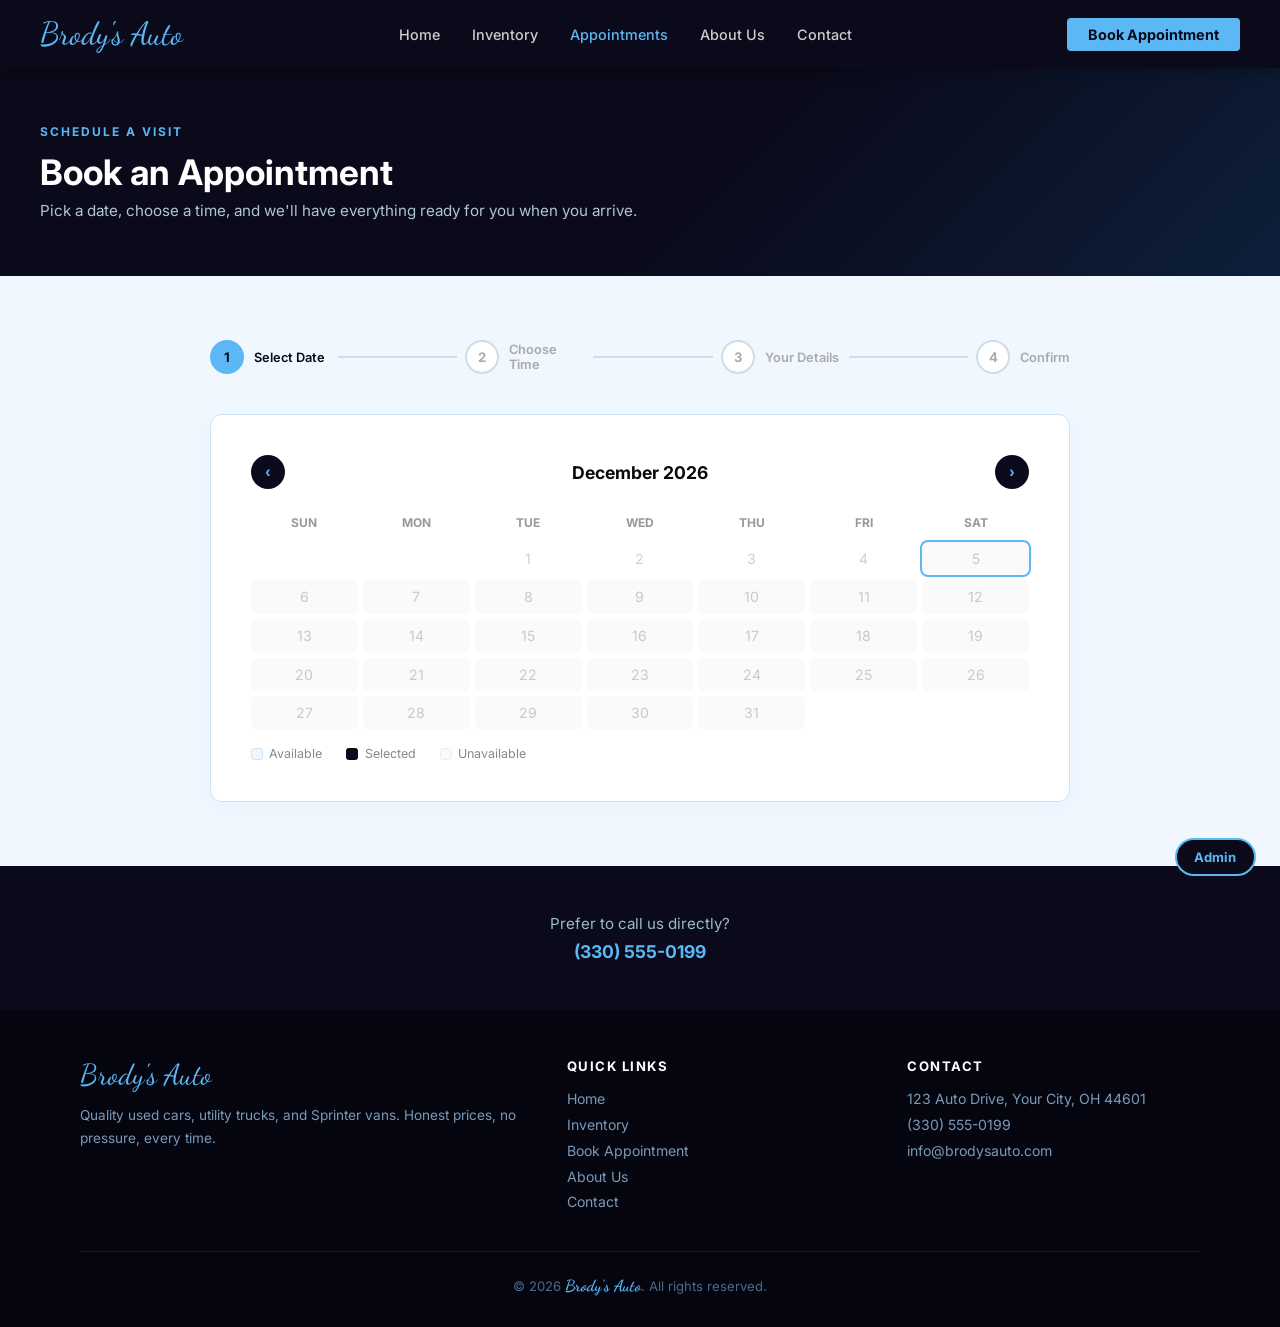
<file: appointment.html>
<!doctype html>
<html lang="en">
  <head>
    <meta charset="UTF-8" />
    <meta name="viewport" content="width=device-width,initial-scale=1.0" />
    <title>Book an Appointment — Brody's Auto</title>
    <link
      href="https://fonts.googleapis.com/css2?family=Dancing+Script:wght@700&family=Inter:wght@400;500;600;700&display=swap"
      rel="stylesheet"
    />
    <style>
      * {
        margin: 0;
        padding: 0;
        box-sizing: border-box;
      }
      body {
        font-family: "Inter", sans-serif;
        color: #0a0a0a;
        background: #fff;
      }
      a {
        text-decoration: none;
        color: inherit;
      }
      :root {
        --blue: #5bb8f5;
        --dark: #0a0a1a;
        --light: #f0f7ff;
        --border: #cde4f7;
      }

      /* NAV */
      nav {
        background: var(--dark);
        padding: 0 2.5rem;
        display: flex;
        align-items: center;
        justify-content: space-between;
        height: 68px;
        position: sticky;
        top: 0;
        z-index: 100;
        box-shadow: 0 2px 12px rgba(0, 0, 0, 0.3);
      }
      .logo {
        font-family: "Dancing Script", cursive;
        color: var(--blue);
        font-size: 2rem;
      }
      .nav-links {
        display: flex;
        gap: 2rem;
      }
      .nav-links a {
        color: #ccc;
        font-size: 0.9rem;
        font-weight: 500;
        transition: color 0.2s;
      }
      .nav-links a:hover,
      .nav-links a.active {
        color: var(--blue);
      }
      .nav-cta {
        background: var(--blue);
        color: var(--dark);
        padding: 0.5rem 1.3rem;
        border-radius: 4px;
        font-weight: 700;
        font-size: 0.9rem;
      }
      .nav-cta:hover {
        background: #3aa0e0;
      }
      .nav-toggle {
        display: none;
        flex-direction: column;
        gap: 5px;
        cursor: pointer;
        background: none;
        border: none;
        padding: 0.25rem;
      }
      .nav-toggle span {
        display: block;
        width: 24px;
        height: 2px;
        background: #fff;
        border-radius: 2px;
      }
      .mobile-menu {
        display: none;
        flex-direction: column;
        background: var(--dark);
        padding: 1rem 2rem 1.5rem;
        gap: 1rem;
        border-top: 1px solid #1a2a3a;
      }
      .mobile-menu a {
        color: #ccc;
        font-size: 0.95rem;
      }
      .mobile-menu a:hover {
        color: var(--blue);
      }

      /* PAGE HEADER */
      .page-header {
        background: linear-gradient(135deg, var(--dark) 55%, #0d1f3a 100%);
        padding: 3.5rem 2.5rem;
        color: #fff;
      }
      .page-eyebrow {
        font-size: 0.75rem;
        font-weight: 700;
        letter-spacing: 2px;
        text-transform: uppercase;
        color: var(--blue);
        margin-bottom: 0.75rem;
      }
      .page-header h1 {
        font-size: 2.2rem;
        font-weight: 700;
        margin-bottom: 0.5rem;
      }
      .page-header p {
        color: #b0c4d8;
        font-size: 0.95rem;
      }

      /* BOOKING WRAPPER */
      .booking-section {
        padding: 4rem 2.5rem;
        background: var(--light);
      }
      .booking-container {
        max-width: 860px;
        margin: 0 auto;
      }

      /* STEPS INDICATOR */
      .steps-bar {
        display: flex;
        align-items: center;
        margin-bottom: 2.5rem;
      }
      .step-item {
        display: flex;
        align-items: center;
        gap: 0.6rem;
        flex: 1;
      }
      .step-item:last-child {
        flex: none;
      }
      .step-circle {
        width: 34px;
        height: 34px;
        border-radius: 50%;
        border: 2px solid #d0dce8;
        background: #fff;
        display: flex;
        align-items: center;
        justify-content: center;
        font-size: 0.82rem;
        font-weight: 700;
        color: #aaa;
        flex-shrink: 0;
        transition: all 0.3s;
      }
      .step-item.active .step-circle {
        border-color: var(--blue);
        background: var(--blue);
        color: var(--dark);
      }
      .step-item.done .step-circle {
        border-color: var(--dark);
        background: var(--dark);
        color: var(--blue);
      }
      .step-label {
        font-size: 0.8rem;
        font-weight: 600;
        color: #aaa;
        transition: color 0.3s;
      }
      .step-item.active .step-label {
        color: var(--dark);
      }
      .step-item.done .step-label {
        color: var(--dark);
      }
      .step-line {
        flex: 1;
        height: 2px;
        background: #d0dce8;
        margin: 0 0.5rem;
        transition: background 0.3s;
      }
      .step-line.done {
        background: var(--dark);
      }

      /* BOOKING CARD */
      .booking-card {
        background: #fff;
        border-radius: 12px;
        border: 1px solid var(--border);
        padding: 2.5rem;
        box-shadow: 0 4px 20px rgba(91, 184, 245, 0.06);
      }

      /* CALENDAR */
      .cal-nav-row {
        display: flex;
        align-items: center;
        justify-content: space-between;
        margin-bottom: 1.25rem;
      }
      .cal-month {
        font-size: 1.1rem;
        font-weight: 700;
      }
      .cal-arrow {
        background: var(--dark);
        color: var(--blue);
        border: none;
        width: 34px;
        height: 34px;
        border-radius: 50%;
        cursor: pointer;
        font-size: 1rem;
        font-weight: 700;
        transition: background 0.2s;
      }
      .cal-arrow:hover {
        background: #1a2a4a;
      }
      .cal-grid {
        display: grid;
        grid-template-columns: repeat(7, 1fr);
        gap: 5px;
      }
      .cal-day-lbl {
        text-align: center;
        font-size: 0.75rem;
        font-weight: 700;
        color: #999;
        padding: 0.4rem 0;
        text-transform: uppercase;
      }
      .cal-day {
        text-align: center;
        padding: 0.55rem 0.2rem;
        border-radius: 6px;
        font-size: 0.88rem;
        cursor: default;
        border: 1.5px solid transparent;
        transition: all 0.15s;
        line-height: 1;
      }
      .cal-day.past {
        color: #d0d0d8;
      }
      .cal-day.unavailable {
        color: #c8c8d0;
        background: #fafafa;
      }
      .cal-day.available {
        color: var(--dark);
        font-weight: 600;
        background: var(--light);
        border-color: var(--border);
        cursor: pointer;
      }
      .cal-day.available:hover {
        background: var(--blue);
        color: var(--dark);
        border-color: var(--blue);
      }
      .cal-day.selected {
        background: var(--dark);
        color: var(--blue);
        border-color: var(--dark);
        font-weight: 700;
      }
      .cal-day.today {
        box-shadow: 0 0 0 2px var(--blue);
      }
      .cal-legend {
        display: flex;
        gap: 1.5rem;
        margin-top: 1rem;
        flex-wrap: wrap;
      }
      .legend-item {
        display: flex;
        align-items: center;
        gap: 0.4rem;
        font-size: 0.78rem;
        color: #888;
      }
      .legend-dot {
        width: 12px;
        height: 12px;
        border-radius: 3px;
      }

      /* TIME SLOTS */
      .time-section h3 {
        font-size: 1rem;
        font-weight: 700;
        margin-bottom: 0.25rem;
      }
      .time-date-sub {
        font-size: 0.88rem;
        color: #888;
        margin-bottom: 1.25rem;
      }
      .time-grid {
        display: grid;
        grid-template-columns: repeat(auto-fill, minmax(110px, 1fr));
        gap: 0.65rem;
      }
      .time-slot {
        padding: 0.6rem 0.5rem;
        text-align: center;
        border: 1.5px solid var(--border);
        border-radius: 6px;
        background: #fff;
        font-size: 0.88rem;
        font-weight: 600;
        cursor: pointer;
        transition: all 0.15s;
        color: var(--dark);
      }
      .time-slot:hover {
        border-color: var(--blue);
        color: var(--blue);
      }
      .time-slot.selected {
        background: var(--dark);
        color: var(--blue);
        border-color: var(--dark);
      }
      .time-slot.booked {
        background: #f8f8f8;
        color: #ccc;
        cursor: not-allowed;
        border-color: #eee;
        text-decoration: line-through;
      }
      .no-slots {
        color: #888;
        font-size: 0.9rem;
        padding: 0.5rem 0;
      }

      /* FORM */
      .form-grid {
        display: grid;
        grid-template-columns: 1fr 1fr;
        gap: 1rem;
        margin-bottom: 1rem;
      }
      .form-group {
        display: flex;
        flex-direction: column;
        gap: 0.35rem;
      }
      .form-group.full {
        grid-column: 1/-1;
      }
      label {
        font-size: 0.82rem;
        font-weight: 600;
        color: #444;
      }
      input,
      select,
      textarea {
        padding: 0.65rem 0.9rem;
        border: 1.5px solid var(--border);
        border-radius: 6px;
        font-size: 0.9rem;
        font-family: "Inter", sans-serif;
        color: var(--dark);
        outline: none;
        transition: border 0.2s;
        background: #fff;
      }
      input:focus,
      select:focus,
      textarea:focus {
        border-color: var(--blue);
      }
      textarea {
        resize: vertical;
        min-height: 90px;
      }

      /* SUMMARY BOX */
      .summary-box {
        background: var(--light);
        border: 1px solid var(--border);
        border-radius: 8px;
        padding: 1.25rem;
        margin-bottom: 1.75rem;
      }
      .summary-box h4 {
        font-size: 0.85rem;
        font-weight: 700;
        color: var(--dark);
        margin-bottom: 0.9rem;
        text-transform: uppercase;
        letter-spacing: 0.5px;
      }
      .summary-row {
        display: flex;
        gap: 0.75rem;
        font-size: 0.88rem;
        margin-bottom: 0.5rem;
      }
      .summary-row:last-child {
        margin-bottom: 0;
      }
      .summary-row .s-label {
        font-weight: 600;
        color: #555;
        min-width: 110px;
        flex-shrink: 0;
      }
      .summary-row .s-val {
        color: var(--dark);
      }

      /* BUTTONS */
      .btn-next {
        background: var(--dark);
        color: var(--blue);
        border: none;
        padding: 0.8rem 2.2rem;
        border-radius: 6px;
        font-weight: 700;
        font-size: 0.95rem;
        cursor: pointer;
        transition: background 0.2s;
        font-family: "Inter", sans-serif;
      }
      .btn-next:hover {
        background: #1a2a4a;
      }
      .btn-back {
        background: none;
        border: none;
        color: #888;
        font-size: 0.88rem;
        cursor: pointer;
        font-family: "Inter", sans-serif;
        margin-left: 1rem;
      }
      .btn-back:hover {
        color: var(--dark);
      }

      /* SUCCESS */
      .success-screen {
        text-align: center;
        padding: 2rem 1rem;
      }
      .success-icon {
        width: 72px;
        height: 72px;
        background: var(--dark);
        border-radius: 50%;
        margin: 0 auto 1.5rem;
        display: flex;
        align-items: center;
        justify-content: center;
      }
      .success-icon svg {
        width: 34px;
        height: 34px;
        stroke: var(--blue);
        fill: none;
        stroke-width: 2.5;
        stroke-linecap: round;
        stroke-linejoin: round;
      }
      .success-screen h3 {
        font-size: 1.5rem;
        font-weight: 700;
        margin-bottom: 0.75rem;
      }
      .success-screen p {
        color: #666;
        font-size: 0.95rem;
        line-height: 1.8;
        max-width: 420px;
        margin: 0 auto 1.75rem;
      }
      .success-detail {
        background: var(--light);
        border: 1px solid var(--border);
        border-radius: 8px;
        padding: 1.25rem;
        max-width: 360px;
        margin: 0 auto 2rem;
        text-align: left;
      }
      .success-detail .summary-row {
        font-size: 0.88rem;
      }
      .btn-book-again {
        background: var(--dark);
        color: var(--blue);
        border: none;
        padding: 0.75rem 2rem;
        border-radius: 6px;
        font-weight: 700;
        cursor: pointer;
        font-size: 0.9rem;
        font-family: "Inter", sans-serif;
      }

      /* CTA STRIP */
      .cta-strip {
        background: var(--dark);
        padding: 3rem 2.5rem;
        text-align: center;
      }
      .cta-strip p {
        color: #9bc;
        font-size: 0.95rem;
        margin-bottom: 0.5rem;
      }
      .cta-strip a {
        color: var(--blue);
        font-weight: 700;
        font-size: 1.1rem;
      }

      /* ADMIN */
      #admin-btn {
        position: fixed;
        bottom: 1.5rem;
        right: 1.5rem;
        background: var(--dark);
        color: var(--blue);
        border: 2px solid var(--blue);
        padding: 0.55rem 1.1rem;
        border-radius: 30px;
        font-size: 0.82rem;
        font-weight: 700;
        cursor: pointer;
        z-index: 999;
        font-family: "Inter", sans-serif;
      }
      #admin-btn:hover {
        background: var(--blue);
        color: var(--dark);
      }
      .modal-overlay {
        display: none;
        position: fixed;
        inset: 0;
        background: rgba(0, 0, 0, 0.75);
        z-index: 1000;
        align-items: center;
        justify-content: center;
      }
      .modal-overlay.open {
        display: flex;
      }
      .modal {
        background: #fff;
        border-radius: 12px;
        width: 92%;
        max-width: 900px;
        max-height: 92vh;
        overflow-y: auto;
        padding: 2rem;
        position: relative;
      }
      .modal-close {
        position: absolute;
        top: 1rem;
        right: 1rem;
        background: none;
        border: none;
        font-size: 1.4rem;
        cursor: pointer;
        color: #888;
      }
      .modal h2 {
        font-size: 1.3rem;
        font-weight: 700;
        margin-bottom: 1.5rem;
      }
      #login-panel {
        text-align: center;
        padding: 1rem 0;
      }
      #login-panel p {
        color: #888;
        font-size: 0.9rem;
        margin-bottom: 1.25rem;
      }
      #pw-input {
        width: 100%;
        max-width: 280px;
        margin: 0 auto 0.75rem;
        display: block;
        padding: 0.6rem 0.9rem;
        border: 1.5px solid var(--border);
        border-radius: 6px;
        font-size: 0.9rem;
        font-family: "Inter", sans-serif;
        outline: none;
      }
      #pw-input:focus {
        border-color: var(--blue);
      }
      #login-btn {
        background: var(--dark);
        color: var(--blue);
        border: none;
        padding: 0.7rem 2rem;
        border-radius: 6px;
        font-weight: 700;
        cursor: pointer;
        font-size: 0.9rem;
        font-family: "Inter", sans-serif;
      }
      #login-error {
        color: red;
        font-size: 0.82rem;
        margin-top: 0.5rem;
        display: none;
      }
      #admin-panel {
        display: none;
      }
      .a-tabs {
        display: flex;
        gap: 0.5rem;
        margin-bottom: 1.5rem;
        border-bottom: 2px solid #eee;
        padding-bottom: 0.5rem;
        flex-wrap: wrap;
      }
      .a-tab {
        padding: 0.4rem 1rem;
        border: none;
        background: none;
        cursor: pointer;
        font-weight: 600;
        font-size: 0.88rem;
        color: #888;
        border-radius: 4px 4px 0 0;
        font-family: "Inter", sans-serif;
      }
      .a-tab.active {
        color: var(--dark);
        background: var(--light);
      }
      .a-content {
        display: none;
      }
      .a-content.active {
        display: block;
      }

      /* SCHEDULE MANAGER */
      .sched-layout {
        display: grid;
        grid-template-columns: 240px 1fr;
        gap: 1.5rem;
      }
      .admin-cal .cal-day {
        font-size: 0.8rem;
        padding: 0.4rem 0.2rem;
      }
      .admin-cal .cal-day.has-slots {
        background: #e0f0ff;
        border-color: var(--blue);
        font-weight: 700;
      }
      .slots-panel h3 {
        font-size: 1rem;
        font-weight: 700;
        margin-bottom: 0.5rem;
      }
      .slots-panel .date-sub {
        font-size: 0.82rem;
        color: #888;
        margin-bottom: 1rem;
      }
      .slots-tags {
        display: flex;
        flex-wrap: wrap;
        gap: 0.5rem;
        margin-bottom: 1rem;
        min-height: 36px;
      }
      .slot-tag {
        display: inline-flex;
        align-items: center;
        gap: 0.35rem;
        background: var(--light);
        border: 1px solid var(--border);
        border-radius: 20px;
        padding: 0.3rem 0.8rem;
        font-size: 0.82rem;
        font-weight: 600;
        color: var(--dark);
      }
      .slot-tag.booked-tag {
        background: #fff0f0;
        border-color: #ffaaaa;
        color: #cc3333;
      }
      .slot-rm {
        background: none;
        border: none;
        cursor: pointer;
        color: #aaa;
        font-size: 0.95rem;
        line-height: 1;
        padding: 0;
      }
      .slot-rm:hover {
        color: red;
      }
      .add-time-row {
        display: flex;
        gap: 0.5rem;
        align-items: center;
        flex-wrap: wrap;
        margin-bottom: 0.75rem;
      }
      .add-time-row input[type="time"] {
        padding: 0.5rem 0.75rem;
        border: 1.5px solid var(--border);
        border-radius: 6px;
        font-size: 0.88rem;
        font-family: "Inter", sans-serif;
        outline: none;
      }
      .add-time-row input[type="time"]:focus {
        border-color: var(--blue);
      }
      .add-slot-btn {
        background: var(--dark);
        color: var(--blue);
        border: none;
        padding: 0.5rem 1rem;
        border-radius: 6px;
        font-weight: 700;
        font-size: 0.82rem;
        cursor: pointer;
        white-space: nowrap;
        font-family: "Inter", sans-serif;
      }
      .add-slot-btn.outline {
        background: #fff;
        color: var(--dark);
        border: 1.5px solid var(--dark);
      }
      .add-slot-btn.outline:hover {
        background: var(--dark);
        color: var(--blue);
      }
      .clear-btn {
        background: #ff4444;
        color: #fff;
        border: none;
        padding: 0.45rem 0.9rem;
        border-radius: 6px;
        font-size: 0.8rem;
        cursor: pointer;
        font-weight: 600;
        font-family: "Inter", sans-serif;
      }
      .no-day {
        color: #888;
        font-size: 0.88rem;
        padding: 0.5rem 0;
      }
      .bulk-row {
        display: flex;
        gap: 0.5rem;
        flex-wrap: wrap;
        margin-bottom: 1rem;
        padding-bottom: 1rem;
        border-bottom: 1px solid #eee;
      }
      .bulk-label {
        font-size: 0.8rem;
        font-weight: 700;
        color: #666;
        width: 100%;
        margin-bottom: 0.25rem;
        text-transform: uppercase;
        letter-spacing: 0.5px;
      }

      /* APPOINTMENTS TABLE */
      .appts-wrap {
        overflow-x: auto;
      }
      .appts-table {
        width: 100%;
        border-collapse: collapse;
        font-size: 0.83rem;
        min-width: 600px;
      }
      .appts-table th {
        background: var(--dark);
        color: var(--blue);
        padding: 0.55rem 0.75rem;
        text-align: left;
        white-space: nowrap;
      }
      .appts-table td {
        padding: 0.5rem 0.75rem;
        border-bottom: 1px solid #eee;
        vertical-align: middle;
      }
      .appts-table tr:hover td {
        background: var(--light);
      }
      .del-btn {
        background: #ff4444;
        color: #fff;
        border: none;
        padding: 0.3rem 0.6rem;
        border-radius: 4px;
        cursor: pointer;
        font-size: 0.78rem;
        font-family: "Inter", sans-serif;
      }
      .status-badge {
        font-size: 0.72rem;
        font-weight: 700;
        padding: 2px 8px;
        border-radius: 10px;
        text-transform: uppercase;
      }
      .status-upcoming {
        background: #e0f0ff;
        color: #0a6fa0;
      }
      .status-past {
        background: #eee;
        color: #888;
      }

      /* FOOTER */
      footer {
        background: #050510;
        color: #9bc;
        padding: 3rem 2.5rem 2rem;
      }
      .footer-inner {
        max-width: 1120px;
        margin: 0 auto;
        display: grid;
        grid-template-columns: 1.5fr 1fr 1fr;
        gap: 3rem;
        margin-bottom: 2rem;
      }
      .footer-brand .logo {
        font-size: 1.8rem;
        margin-bottom: 0.75rem;
      }
      .footer-brand p {
        font-size: 0.85rem;
        color: #7a9ab8;
        line-height: 1.7;
      }
      .footer-col h4 {
        font-size: 0.82rem;
        font-weight: 700;
        letter-spacing: 1.5px;
        text-transform: uppercase;
        color: #fff;
        margin-bottom: 1rem;
      }
      .footer-col a {
        display: block;
        font-size: 0.88rem;
        color: #7a9ab8;
        margin-bottom: 0.55rem;
        transition: color 0.2s;
      }
      .footer-col a:hover {
        color: var(--blue);
      }
      .footer-bottom {
        border-top: 1px solid #0d1f3a;
        padding-top: 1.5rem;
        text-align: center;
        font-size: 0.82rem;
        color: #4a6a88;
        max-width: 1120px;
        margin: 0 auto;
      }
      .footer-bottom strong {
        color: var(--blue);
        font-family: "Dancing Script", cursive;
        font-size: 1rem;
      }

      @media (max-width: 860px) {
        .sched-layout {
          grid-template-columns: 1fr;
        }
        .footer-inner {
          grid-template-columns: 1fr 1fr;
        }
      }
      @media (max-width: 640px) {
        .nav-links,
        .nav-cta {
          display: none;
        }
        .nav-toggle {
          display: flex;
        }
        .booking-card {
          padding: 1.5rem;
        }
        .form-grid {
          grid-template-columns: 1fr;
        }
        .steps-bar .step-label {
          display: none;
        }
        .footer-inner {
          grid-template-columns: 1fr;
        }
      }
    </style>
  </head>
  <body>
    <nav>
      <a href="index.html" class="logo">Brody's Auto</a>
      <div class="nav-links">
        <a href="index.html">Home</a>
        <a href="inventory.html">Inventory</a>

        <a href="appointment.html" class="active">Appointments</a>
        <a href="about.html">About Us</a>
        <a href="contact.html">Contact</a>
      </div>
      <a href="appointment.html" class="nav-cta">Book Appointment</a>
      <button class="nav-toggle" onclick="toggleMenu()" aria-label="Menu">
        <span></span><span></span><span></span>
      </button>
    </nav>
    <div class="mobile-menu" id="mobile-menu">
      <a href="index.html">Home</a>
      <a href="inventory.html">Inventory</a>

      <a href="appointment.html">Appointments</a>
      <a href="about.html">About Us</a>
      <a href="contact.html">Contact</a>
    </div>

    <div class="page-header">
      <div class="page-eyebrow">Schedule a Visit</div>
      <h1>Book an Appointment</h1>
      <p>
        Pick a date, choose a time, and we'll have everything ready for you when
        you arrive.
      </p>
    </div>

    <div class="booking-section">
      <div class="booking-container">
        <!-- STEPS -->
        <div class="steps-bar">
          <div class="step-item active" id="si-1">
            <div class="step-circle">1</div>
            <div class="step-label">Select Date</div>
          </div>
          <div class="step-line" id="sl-1"></div>
          <div class="step-item" id="si-2">
            <div class="step-circle">2</div>
            <div class="step-label">Choose Time</div>
          </div>
          <div class="step-line" id="sl-2"></div>
          <div class="step-item" id="si-3">
            <div class="step-circle">3</div>
            <div class="step-label">Your Details</div>
          </div>
          <div class="step-line" id="sl-3"></div>
          <div class="step-item" id="si-4">
            <div class="step-circle">4</div>
            <div class="step-label">Confirm</div>
          </div>
        </div>

        <div class="booking-card">
          <!-- STEP 1: CALENDAR -->
          <div id="step1">
            <div class="cal-nav-row">
              <button class="cal-arrow" onclick="changeMonth(-1)">
                &#8249;
              </button>
              <div class="cal-month" id="cal-label"></div>
              <button class="cal-arrow" onclick="changeMonth(1)">
                &#8250;
              </button>
            </div>
            <div class="cal-grid" id="cal-grid"></div>
            <div class="cal-legend">
              <div class="legend-item">
                <div
                  class="legend-dot"
                  style="
                    background: var(--light);
                    border: 1.5px solid var(--border);
                  "
                ></div>
                Available
              </div>
              <div class="legend-item">
                <div class="legend-dot" style="background: var(--dark)"></div>
                Selected
              </div>
              <div class="legend-item">
                <div
                  class="legend-dot"
                  style="background: #fafafa; border: 1.5px solid #eee"
                ></div>
                Unavailable
              </div>
            </div>
          </div>

          <!-- STEP 2: TIME -->
          <div id="step2" style="display: none">
            <div class="time-section">
              <h3>Available Times</h3>
              <div class="time-date-sub" id="time-date-label"></div>
              <div class="time-grid" id="time-grid"></div>
            </div>
            <br />
            <button class="btn-back" onclick="goStep(1)">&#8592; Back</button>
          </div>

          <!-- STEP 3: DETAILS -->
          <form
            id="step3"
            name="appointment"
            method="POST"
            data-netlify="true"
            style="display: none"
          >
            <input type="hidden" name="form-name" value="appointment" />
            <input type="hidden" id="h-date" name="date" />
            <input type="hidden" id="h-time" name="time" />
            <h3 style="margin-bottom: 1.5rem; font-size: 1.1rem">
              Your Details
            </h3>
            <div class="form-grid">
              <div class="form-group">
                <label>First Name</label
                ><input
                  id="b-fn"
                  name="first-name"
                  type="text"
                  placeholder="John"
                />
              </div>
              <div class="form-group">
                <label>Last Name</label
                ><input
                  id="b-ln"
                  name="last-name"
                  type="text"
                  placeholder="Smith"
                />
              </div>
              <div class="form-group">
                <label>Phone Number</label
                ><input
                  id="b-ph"
                  name="phone"
                  type="tel"
                  placeholder="(330) 555-0000"
                />
              </div>
              <div class="form-group">
                <label>Email Address</label
                ><input
                  id="b-em"
                  name="email"
                  type="email"
                  placeholder="john@email.com"
                />
              </div>
              <div class="form-group full">
                <label>Appointment Type</label>
                <select id="b-type" name="appointment-type">
                  <option>Test Drive</option>
                  <option>Financing Consultation</option>
                  <option>Vehicle Inspection / Trade-In</option>
                  <option>General Inquiry</option>
                </select>
              </div>
              <div class="form-group full">
                <label
                  >Vehicle of Interest
                  <span style="color: #aaa; font-weight: 400"
                    >(optional)</span
                  ></label
                >
                <input
                  id="b-veh"
                  name="vehicle"
                  type="text"
                  placeholder="e.g. 2021 Ford F-250, Sprinter Van..."
                />
              </div>
              <div class="form-group full">
                <label
                  >Additional Notes
                  <span style="color: #aaa; font-weight: 400"
                    >(optional)</span
                  ></label
                >
                <textarea
                  id="b-notes"
                  name="notes"
                  placeholder="Any questions or special requests?"
                ></textarea>
              </div>
            </div>
            <button type="button" class="btn-next" onclick="goStep(4)">
              Review Appointment &#8594;
            </button>
            <button type="button" class="btn-back" onclick="goStep(2)">
              &#8592; Back
            </button>
          </form>

          <!-- STEP 4: REVIEW -->
          <div id="step4" style="display: none">
            <h3 style="margin-bottom: 1.5rem; font-size: 1.1rem">
              Review Your Appointment
            </h3>
            <div class="summary-box">
              <h4>Appointment Summary</h4>
              <div class="summary-row">
                <span class="s-label">Date</span
                ><span class="s-val" id="cf-date"></span>
              </div>
              <div class="summary-row">
                <span class="s-label">Time</span
                ><span class="s-val" id="cf-time"></span>
              </div>
              <div class="summary-row">
                <span class="s-label">Name</span
                ><span class="s-val" id="cf-name"></span>
              </div>
              <div class="summary-row">
                <span class="s-label">Phone</span
                ><span class="s-val" id="cf-ph"></span>
              </div>
              <div class="summary-row">
                <span class="s-label">Email</span
                ><span class="s-val" id="cf-em"></span>
              </div>
              <div class="summary-row">
                <span class="s-label">Type</span
                ><span class="s-val" id="cf-type"></span>
              </div>
              <div class="summary-row" id="cf-veh-row">
                <span class="s-label">Vehicle</span
                ><span class="s-val" id="cf-veh"></span>
              </div>
            </div>
            <button class="btn-next" onclick="confirmBooking()">
              Confirm Booking
            </button>
            <button class="btn-back" onclick="goStep(3)">&#8592; Back</button>
          </div>

          <!-- SUCCESS -->
          <div id="step-success" style="display: none" class="success-screen">
            <div class="success-icon">
              <svg viewBox="0 0 24 24"><path d="M5 13l4 4L19 7" /></svg>
            </div>
            <h3>You're All Set!</h3>
            <p>
              Thanks <strong id="suc-name"></strong>! Your appointment has been
              booked. We'll see you then — call us at (330) 555-0199 if anything
              changes.
            </p>
            <div class="success-detail">
              <div class="summary-row">
                <span class="s-label">Date</span
                ><span class="s-val" id="suc-date"></span>
              </div>
              <div class="summary-row">
                <span class="s-label">Time</span
                ><span class="s-val" id="suc-time"></span>
              </div>
              <div class="summary-row">
                <span class="s-label">Type</span
                ><span class="s-val" id="suc-type"></span>
              </div>
            </div>
            <button class="btn-book-again" onclick="resetBooking()">
              Book Another Appointment
            </button>
          </div>
        </div>
        <!-- /booking-card -->
      </div>
    </div>

    <!-- CTA STRIP -->
    <div class="cta-strip">
      <p>Prefer to call us directly?</p>
      <a href="tel:3305550199">(330) 555-0199</a>
    </div>

    <!-- FOOTER -->
    <footer>
      <div class="footer-inner">
        <div class="footer-brand">
          <div class="logo">Brody's Auto</div>
          <p>
            Quality used cars, utility trucks, and Sprinter vans. Honest prices,
            no pressure, every time.
          </p>
        </div>
        <div class="footer-col">
          <h4>Quick Links</h4>
          <a href="index.html">Home</a>
          <a href="inventory.html">Inventory</a>

          <a href="appointment.html">Book Appointment</a>
          <a href="about.html">About Us</a>
          <a href="contact.html">Contact</a>
        </div>
        <div class="footer-col">
          <h4>Contact</h4>
          <a href="#">123 Auto Drive, Your City, OH 44601</a>
          <a href="tel:3305550199">(330) 555-0199</a>
          <a href="mailto:info@brodysauto.com">info@brodysauto.com</a>
        </div>
      </div>
      <div class="footer-bottom">
        © 2026 <strong>Brody's Auto</strong>. All rights reserved.
      </div>
    </footer>

    <!-- ADMIN BUTTON -->
    <button id="admin-btn" onclick="openAdmin()">Admin</button>

    <!-- ADMIN MODAL -->
    <div class="modal-overlay" id="modal">
      <div class="modal">
        <button class="modal-close" onclick="closeAdmin()">&#10005;</button>

        <!-- LOGIN -->
        <div id="login-panel">
          <h2>Admin Login</h2>
          <p>Enter your password to manage the appointment calendar</p>
          <input
            type="password"
            id="pw-input"
            placeholder="Password"
            onkeydown="if (event.key === 'Enter') doLogin();"
          />
          <br />
          <button id="login-btn" onclick="doLogin()">Login</button>
          <div id="login-error">Incorrect password. Try again.</div>
        </div>

        <!-- ADMIN PANEL -->
        <div id="admin-panel">
          <h2>Appointment Manager</h2>
          <div class="a-tabs">
            <button class="a-tab active" onclick="aTab('schedule', this)">
              Manage Schedule
            </button>
            <button class="a-tab" onclick="aTab('appts', this)">
              Appointments
            </button>
          </div>

          <!-- SCHEDULE TAB -->
          <div class="a-content active" id="a-schedule">
            <p style="font-size: 0.85rem; color: #666; margin-bottom: 1.25rem">
              Select a date on the calendar, then add the time slots customers
              can book. Only slots you add here will be visible to customers.
            </p>
            <div class="sched-layout">
              <!-- ADMIN CALENDAR -->
              <div class="admin-cal">
                <div class="cal-nav-row" style="margin-bottom: 0.75rem">
                  <button class="cal-arrow" onclick="changeAdminMonth(-1)">
                    &#8249;
                  </button>
                  <div
                    class="cal-month"
                    id="admin-cal-label"
                    style="font-size: 0.9rem"
                  ></div>
                  <button class="cal-arrow" onclick="changeAdminMonth(1)">
                    &#8250;
                  </button>
                </div>
                <div class="cal-grid" id="admin-cal-grid"></div>
              </div>
              <!-- SLOTS PANEL -->
              <div class="slots-panel">
                <div id="slots-content">
                  <p class="no-day">Select a date to manage its time slots.</p>
                </div>
              </div>
            </div>
          </div>

          <!-- APPOINTMENTS TAB -->
          <div class="a-content" id="a-appts">
            <div class="appts-wrap">
              <div id="appts-list"></div>
            </div>
          </div>
        </div>
      </div>
    </div>

    <script>
      const PASS = "brodys2026";
      const MONTHS = [
        "January",
        "February",
        "March",
        "April",
        "May",
        "June",
        "July",
        "August",
        "September",
        "October",
        "November",
        "December",
      ];
      const DAYS_SHORT = ["Sun", "Mon", "Tue", "Wed", "Thu", "Fri", "Sat"];

      // schedule: { "YYYY-MM-DD": { slots: ["9:00 AM",...], booked: ["10:00 AM",...] } }
      let schedule = JSON.parse(localStorage.getItem("ba_sched") || "{}");
      let appointments = JSON.parse(localStorage.getItem("ba_appts") || "[]");
      function saveSched() {
        localStorage.setItem("ba_sched", JSON.stringify(schedule));
      }
      function saveAppts() {
        localStorage.setItem("ba_appts", JSON.stringify(appointments));
      }

      // ── HELPERS ──
      function dateKey(y, m, d) {
        return `${y}-${String(m + 1).padStart(2, "0")}-${String(d).padStart(2, "0")}`;
      }
      function fmtKey(k) {
        const [y, m, d] = k.split("-");
        return new Date(+y, +m - 1, +d).toLocaleDateString("en-US", {
          weekday: "long",
          month: "long",
          day: "numeric",
          year: "numeric",
        });
      }
      function sortSlots(arr) {
        return [...arr].sort((a, b) => {
          const parse = (t) => {
            const [time, ap] = t.split(" ");
            const [h, m] = time.split(":");
            return (
              (ap === "PM" && +h !== 12
                ? +h + 12
                : ap === "AM" && +h === 12
                  ? 0
                  : +h) *
                60 +
              +m
            );
          };
          return parse(a) - parse(b);
        });
      }
      function toLabel(val) {
        // "14:30" -> "2:30 PM"
        const [h, m] = val.split(":");
        const hr = +h;
        const ap = hr >= 12 ? "PM" : "AM";
        const hr12 = hr % 12 || 12;
        return `${hr12}:${m} ${ap}`;
      }

      // ── BOOKING CALENDAR ──
      let bYear,
        bMonth,
        selDate = "",
        selTime = "";
      function initCal() {
        const n = new Date();
        bYear = n.getFullYear();
        bMonth = n.getMonth();
        renderCal();
      }
      function changeMonth(d) {
        bMonth += d;
        if (bMonth > 11) {
          bMonth = 0;
          bYear++;
        }
        if (bMonth < 0) {
          bMonth = 11;
          bYear--;
        }
        renderCal();
      }
      function renderCal() {
        document.getElementById("cal-label").textContent =
          `${MONTHS[bMonth]} ${bYear}`;
        const grid = document.getElementById("cal-grid");
        grid.innerHTML = DAYS_SHORT.map(
          (d) => `<div class="cal-day-lbl">${d}</div>`,
        ).join("");
        const today = new Date();
        today.setHours(0, 0, 0, 0);
        const first = new Date(bYear, bMonth, 1).getDay();
        const days = new Date(bYear, bMonth + 1, 0).getDate();
        for (let i = 0; i < first; i++)
          grid.innerHTML += `<div class="cal-day empty"></div>`;
        for (let d = 1; d <= days; d++) {
          const dt = new Date(bYear, bMonth, d);
          dt.setHours(0, 0, 0, 0);
          const k = dateKey(bYear, bMonth, d);
          const dayData = schedule[k];
          const available = dayData
            ? dayData.slots.filter((s) => !dayData.booked.includes(s))
            : [];
          const isPast = dt < today,
            isSel = k === selDate,
            isToday = dt.getTime() === today.getTime();
          let cls = "cal-day";
          if (isPast) cls += " past";
          else if (available.length) cls += " available";
          else cls += " unavailable";
          if (isSel) cls += " selected";
          if (isToday) cls += " today";
          const click =
            !isPast && available.length ? `onclick="pickDate('${k}')"` : "";
          grid.innerHTML += `<div class="${cls}" ${click}>${d}</div>`;
        }
      }
      function pickDate(k) {
        selDate = k;
        selTime = "";
        renderCal();
        showStep2(k);
      }
      function showStep2(k) {
        goStep(2);
        document.getElementById("time-date-label").textContent = fmtKey(k);
        const d = schedule[k] || { slots: [], booked: [] };
        const avail = d.slots.filter((s) => !d.booked.includes(s));
        const grid = document.getElementById("time-grid");
        if (!avail.length) {
          grid.innerHTML =
            '<p class="no-slots">No times available for this date. Please select another day.</p>';
          return;
        }
        grid.innerHTML = sortSlots(avail)
          .map(
            (s) => `
    <div class="time-slot" onclick="pickTime('${s}',this)">${s}</div>`,
          )
          .join("");
      }
      function pickTime(t, el) {
        selTime = t;
        document
          .querySelectorAll(".time-slot")
          .forEach((x) => x.classList.remove("selected"));
        el.classList.add("selected");
        setTimeout(() => goStep(3), 280);
      }

      // ── STEP NAVIGATION ──
      function goStep(n) {
        if (n === 4) {
          const fn = document.getElementById("b-fn").value.trim(),
            ln = document.getElementById("b-ln").value.trim(),
            ph = document.getElementById("b-ph").value.trim(),
            em = document.getElementById("b-em").value.trim();
          if (!fn || !ln || !ph || !em) {
            alert("Please fill in your name, phone, and email.");
            return;
          }
          document.getElementById("cf-date").textContent = fmtKey(selDate);
          document.getElementById("cf-time").textContent = selTime;
          document.getElementById("cf-name").textContent = `${fn} ${ln}`;
          document.getElementById("cf-ph").textContent = ph;
          document.getElementById("cf-em").textContent = em;
          document.getElementById("cf-type").textContent =
            document.getElementById("b-type").value;
          const veh = document.getElementById("b-veh").value.trim();
          document.getElementById("cf-veh-row").style.display = veh
            ? "flex"
            : "none";
          document.getElementById("cf-veh").textContent = veh;
        }
        ["step1", "step2", "step3", "step4", "step-success"].forEach(
          (id) => (document.getElementById(id).style.display = "none"),
        );
        if (n <= 4) document.getElementById("step" + n).style.display = "block";
        // Update step indicators
        for (let i = 1; i <= 4; i++) {
          const si = document.getElementById("si-" + i);
          si.classList.remove("active", "done");
          if (i === n) si.classList.add("active");
          else if (i < n) si.classList.add("done");
          if (i < 4) {
            const sl = document.getElementById("sl-" + i);
            sl.classList.toggle("done", i < n);
          }
        }
      }

      function confirmBooking() {
        if (!schedule[selDate]) schedule[selDate] = { slots: [], booked: [] };
        if (!schedule[selDate].booked.includes(selTime))
          schedule[selDate].booked.push(selTime);
        const fn = document.getElementById("b-fn").value.trim(),
          ln = document.getElementById("b-ln").value.trim();
        appointments.push({
          id: Date.now(),
          date: selDate,
          time: selTime,
          name: `${fn} ${ln}`,
          phone: document.getElementById("b-ph").value.trim(),
          email: document.getElementById("b-em").value.trim(),
          type: document.getElementById("b-type").value,
          vehicle: document.getElementById("b-veh").value.trim(),
          notes: document.getElementById("b-notes").value.trim(),
          at: new Date().toISOString(),
        });
        saveSched();
        saveAppts();

        // Submit to Netlify Forms (async — don't block the success screen)
        const formEl = document.getElementById("step3");
        document.getElementById("h-date").value = fmtKey(selDate);
        document.getElementById("h-time").value = selTime;
        fetch("/", {
          method: "POST",
          headers: { "Content-Type": "application/x-www-form-urlencoded" },
          body: new URLSearchParams(new FormData(formEl)).toString(),
        }).catch(() => {});

        ["step1", "step2", "step3", "step4"].forEach(
          (id) => (document.getElementById(id).style.display = "none"),
        );
        document.getElementById("step-success").style.display = "block";
        document.getElementById("suc-name").textContent = fn;
        document.getElementById("suc-date").textContent = fmtKey(selDate);
        document.getElementById("suc-time").textContent = selTime;
        document.getElementById("suc-type").textContent =
          document.getElementById("b-type").value;
        for (let i = 1; i <= 4; i++) {
          const si = document.getElementById("si-" + i);
          si.classList.remove("active");
          si.classList.add("done");
        }
      }

      function resetBooking() {
        selDate = "";
        selTime = "";
        ["b-fn", "b-ln", "b-ph", "b-em", "b-veh", "b-notes"].forEach(
          (id) => (document.getElementById(id).value = ""),
        );
        document.getElementById("b-type").selectedIndex = 0;
        document.getElementById("step-success").style.display = "none";
        document.getElementById("step1").style.display = "block";
        for (let i = 1; i <= 4; i++) {
          const si = document.getElementById("si-" + i);
          si.classList.remove("active", "done");
          if (i === 1) si.classList.add("active");
        }
        for (let i = 1; i <= 3; i++)
          document.getElementById("sl-" + i).classList.remove("done");
        renderCal();
      }

      // ── ADMIN CALENDAR ──
      let aYear,
        aMonth,
        aSelDate = "";
      function initAdminCal() {
        const n = new Date();
        aYear = n.getFullYear();
        aMonth = n.getMonth();
        renderAdminCal();
      }
      function changeAdminMonth(d) {
        aMonth += d;
        if (aMonth > 11) {
          aMonth = 0;
          aYear++;
        }
        if (aMonth < 0) {
          aMonth = 11;
          aYear--;
        }
        renderAdminCal();
      }
      function renderAdminCal() {
        document.getElementById("admin-cal-label").textContent =
          `${MONTHS[aMonth].slice(0, 3)} ${aYear}`;
        const grid = document.getElementById("admin-cal-grid");
        grid.innerHTML = DAYS_SHORT.map(
          (d) =>
            `<div class="cal-day-lbl" style="font-size:.7rem">${d[0]}</div>`,
        ).join("");
        const first = new Date(aYear, aMonth, 1).getDay();
        const days = new Date(aYear, aMonth + 1, 0).getDate();
        for (let i = 0; i < first; i++)
          grid.innerHTML += `<div class="cal-day empty"></div>`;
        for (let d = 1; d <= days; d++) {
          const k = dateKey(aYear, aMonth, d);
          const has = schedule[k] && schedule[k].slots.length > 0;
          const isSel = k === aSelDate;
          grid.innerHTML += `<div class="cal-day available ${has ? "has-slots" : ""} ${isSel ? "selected" : ""}" style="cursor:pointer" onclick="aPickDate('${k}')">${d}</div>`;
        }
      }
      function aPickDate(k) {
        aSelDate = k;
        renderAdminCal();
        renderSlotsPanel(k);
      }
      function renderSlotsPanel(k) {
        const d = schedule[k] || { slots: [], booked: [] };
        const panel = document.getElementById("slots-content");
        const sortedSlots = sortSlots(d.slots);
        panel.innerHTML = `
    <h3>${fmtKey(k)}</h3>
    <div class="date-sub">${d.slots.length} slot${d.slots.length !== 1 ? "s" : ""} set &nbsp;·&nbsp; ${d.booked.length} booked</div>
    <div class="slots-tags" id="slots-tags">
      ${
        sortedSlots.length
          ? sortedSlots
              .map((s) => {
                const isB = d.booked.includes(s);
                return `<span class="slot-tag ${isB ? "booked-tag" : ""}">${s}${isB ? " (Booked)" : ""}
          ${isB ? "" : ` <button class="slot-rm" onclick="removeSlot('${k}','${s}')" title="Remove">&#10005;</button>`}
        </span>`;
              })
              .join("")
          : '<span style="color:#aaa;font-size:.82rem">No slots yet.</span>'
      }
    </div>
    <div class="bulk-row">
      <div class="bulk-label">Quick Add</div>
      <button class="add-slot-btn outline" onclick="addPreset('${k}','morning')">Morning (9AM–12PM)</button>
      <button class="add-slot-btn outline" onclick="addPreset('${k}','afternoon')">Afternoon (1PM–5PM)</button>
      <button class="add-slot-btn outline" onclick="addPreset('${k}','full')">Full Day</button>
    </div>
    <div class="add-time-row">
      <input type="time" id="new-time-inp" step="900"/>
      <button class="add-slot-btn" onclick="addCustomSlot('${k}')">Add Time</button>
      ${d.slots.length ? `<button class="clear-btn" onclick="clearDay('${k}')">Clear All</button>` : ""}
    </div>`;
      }
      function addCustomSlot(k) {
        const inp = document.getElementById("new-time-inp");
        if (!inp || !inp.value) {
          alert("Please select a time first.");
          return;
        }
        const label = toLabel(inp.value);
        if (!schedule[k]) schedule[k] = { slots: [], booked: [] };
        if (!schedule[k].slots.includes(label)) schedule[k].slots.push(label);
        saveSched();
        renderSlotsPanel(k);
        renderAdminCal();
        renderCal();
      }
      function addPreset(k, set) {
        const morning = [
          "9:00 AM",
          "9:30 AM",
          "10:00 AM",
          "10:30 AM",
          "11:00 AM",
          "11:30 AM",
          "12:00 PM",
        ];
        const afternoon = [
          "1:00 PM",
          "1:30 PM",
          "2:00 PM",
          "2:30 PM",
          "3:00 PM",
          "3:30 PM",
          "4:00 PM",
          "4:30 PM",
          "5:00 PM",
        ];
        const slots =
          set === "morning"
            ? morning
            : set === "afternoon"
              ? afternoon
              : [...morning, ...afternoon];
        if (!schedule[k]) schedule[k] = { slots: [], booked: [] };
        slots.forEach((s) => {
          if (!schedule[k].slots.includes(s)) schedule[k].slots.push(s);
        });
        saveSched();
        renderSlotsPanel(k);
        renderAdminCal();
        renderCal();
      }
      function removeSlot(k, s) {
        if (schedule[k] && schedule[k].booked.includes(s)) {
          alert("This slot is already booked and cannot be removed.");
          return;
        }
        if (schedule[k])
          schedule[k].slots = schedule[k].slots.filter((x) => x !== s);
        if (schedule[k] && !schedule[k].slots.length) delete schedule[k];
        saveSched();
        renderSlotsPanel(k);
        renderAdminCal();
        renderCal();
      }
      function clearDay(k) {
        if (!confirm("Remove all unbooked slots from this day?")) return;
        if (schedule[k]) {
          schedule[k].slots = schedule[k].slots.filter((s) =>
            schedule[k].booked.includes(s),
          );
          if (!schedule[k].slots.length) delete schedule[k];
        }
        saveSched();
        renderSlotsPanel(k);
        renderAdminCal();
        renderCal();
      }

      // ── APPOINTMENTS LIST ──
      function renderAppts() {
        const el = document.getElementById("appts-list");
        if (!appointments.length) {
          el.innerHTML =
            '<p style="color:#888;font-size:.9rem;padding:.5rem 0">No appointments booked yet.</p>';
          return;
        }
        const today = new Date();
        today.setHours(0, 0, 0, 0);
        const sorted = [...appointments].sort((a, b) =>
          a.date > b.date ? 1 : a.date < b.date ? -1 : 0,
        );
        el.innerHTML = `<table class="appts-table">
    <thead><tr><th>Date</th><th>Time</th><th>Name</th><th>Phone</th><th>Type</th><th>Vehicle</th><th>Status</th><th></th></tr></thead>
    <tbody>${sorted
      .map((a) => {
        const [y, m, d] = a.date.split("-");
        const dt = new Date(+y, +m - 1, +d);
        const past = dt < today;
        return `<tr>
        <td>${fmtKey(a.date)}</td><td>${a.time}</td><td>${a.name}</td><td>${a.phone}</td>
        <td>${a.type}</td><td>${a.vehicle || "—"}</td>
        <td><span class="status-badge ${past ? "status-past" : "status-upcoming"}">${past ? "Past" : "Upcoming"}</span></td>
        <td><button class="del-btn" onclick="delAppt(${a.id})">Cancel</button></td>
      </tr>`;
      })
      .join("")}</tbody></table>`;
      }
      function delAppt(id) {
        const a = appointments.find((x) => x.id === id);
        if (
          !a ||
          !confirm("Cancel this appointment? This will free up the time slot.")
        )
          return;
        if (schedule[a.date] && schedule[a.date].booked.includes(a.time))
          schedule[a.date].booked = schedule[a.date].booked.filter(
            (s) => s !== a.time,
          );
        appointments = appointments.filter((x) => x.id !== id);
        saveSched();
        saveAppts();
        renderAppts();
        renderCal();
      }

      // ── ADMIN MODAL ──
      function openAdmin() {
        document.getElementById("modal").classList.add("open");
        document.getElementById("pw-input").value = "";
        document.getElementById("login-error").style.display = "none";
        document.getElementById("login-panel").style.display = "block";
        document.getElementById("admin-panel").style.display = "none";
      }
      function closeAdmin() {
        document.getElementById("modal").classList.remove("open");
      }
      function doLogin() {
        if (document.getElementById("pw-input").value === PASS) {
          document.getElementById("login-panel").style.display = "none";
          document.getElementById("admin-panel").style.display = "block";
          initAdminCal();
          renderAppts();
        } else document.getElementById("login-error").style.display = "block";
      }
      function aTab(n, btn) {
        document
          .querySelectorAll(".a-tab")
          .forEach((b) => b.classList.remove("active"));
        document
          .querySelectorAll(".a-content")
          .forEach((t) => t.classList.remove("active"));
        btn.classList.add("active");
        document.getElementById("a-" + n).classList.add("active");
        if (n === "appts") renderAppts();
      }
      document.getElementById("modal").addEventListener("click", function (e) {
        if (e.target === this) closeAdmin();
      });

      function toggleMenu() {
        const m = document.getElementById("mobile-menu");
        m.style.display = m.style.display === "flex" ? "none" : "flex";
      }

      // INIT
      initCal();
      goStep(1);
    </script>
  </body>
</html>
</file>
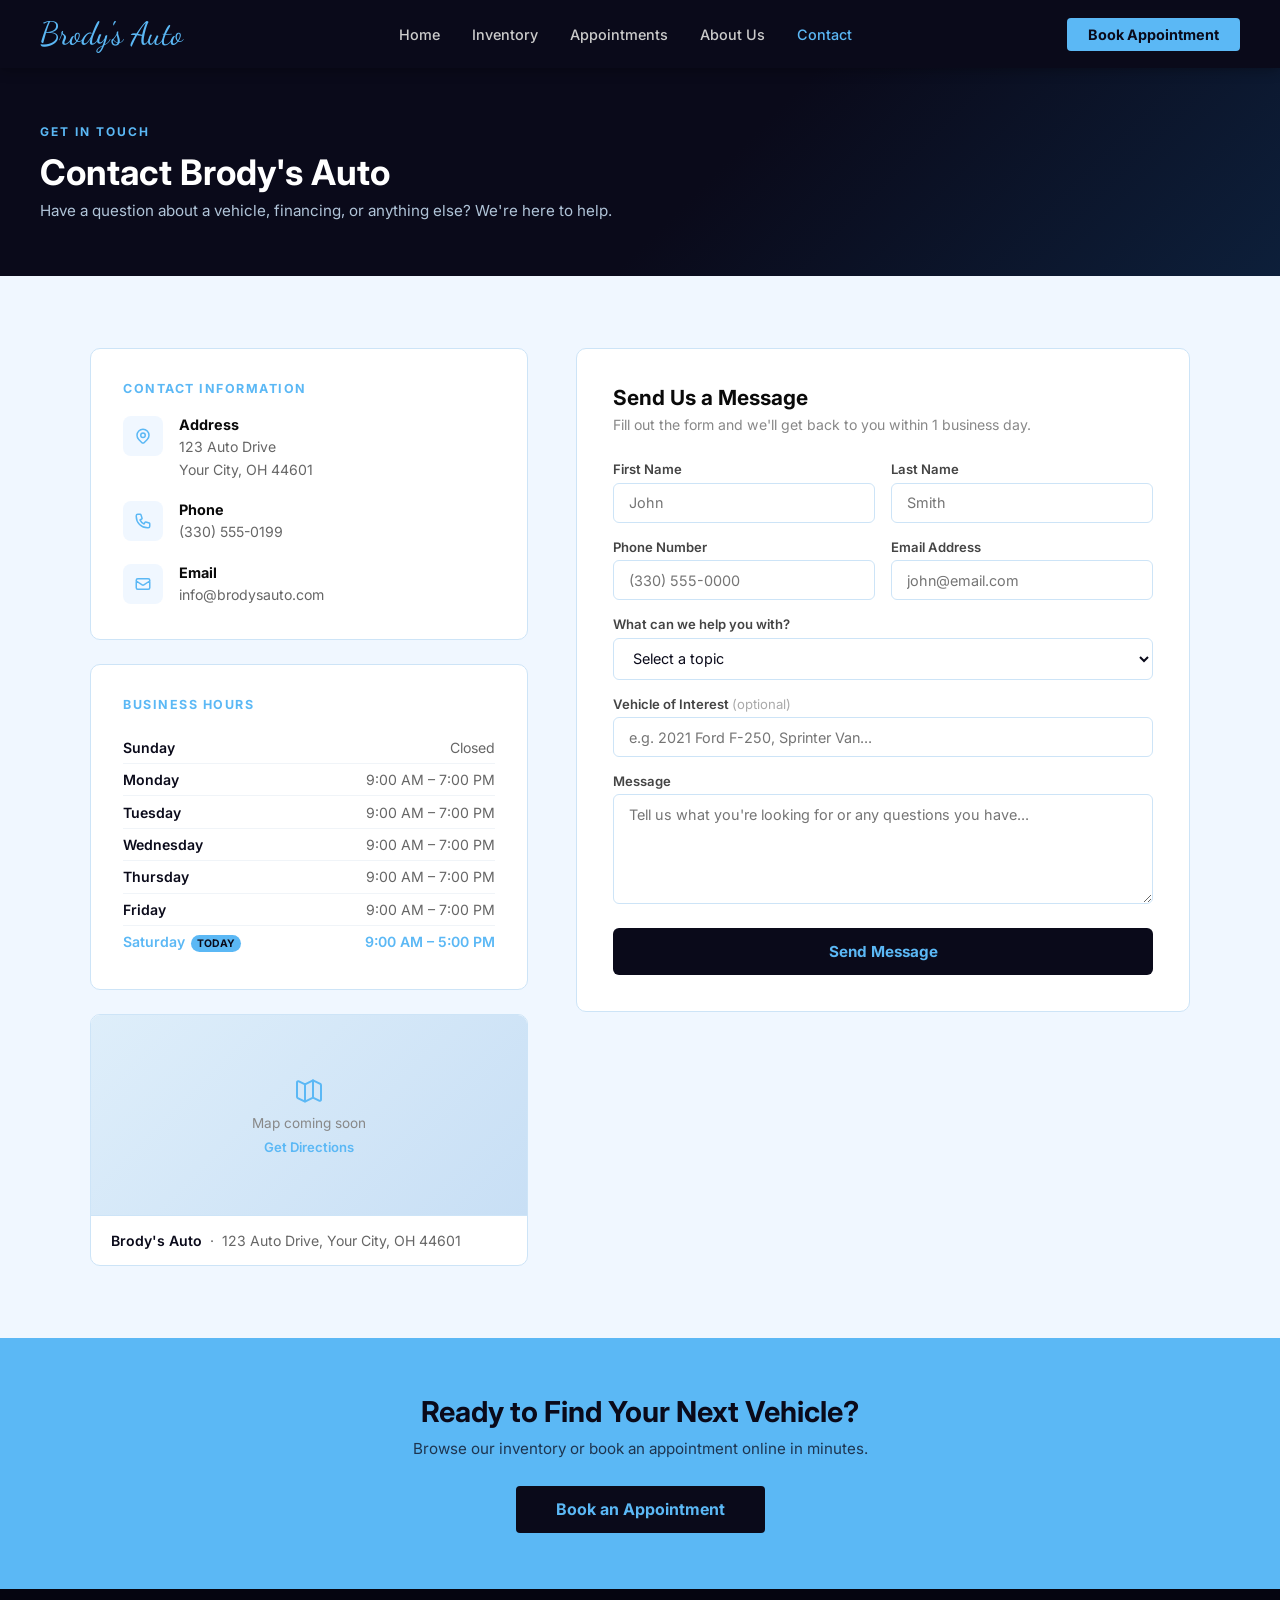
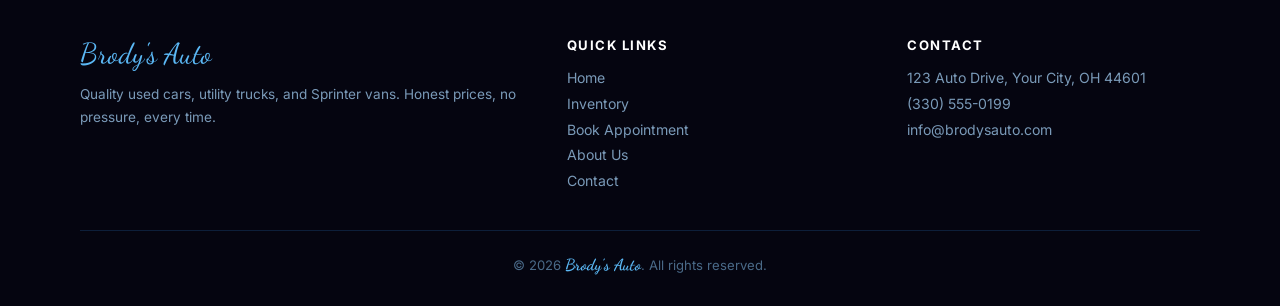
<file: contact.html>
<!doctype html>
<html lang="en">
  <head>
    <meta charset="UTF-8" />
    <meta name="viewport" content="width=device-width,initial-scale=1.0" />
    <title>Contact Us — Brody's Auto</title>
    <link
      href="https://fonts.googleapis.com/css2?family=Dancing+Script:wght@700&family=Inter:wght@400;500;600;700&display=swap"
      rel="stylesheet"
    />
    <style>
      * {
        margin: 0;
        padding: 0;
        box-sizing: border-box;
      }
      body {
        font-family: "Inter", sans-serif;
        color: #0a0a0a;
        background: #fff;
      }
      a {
        text-decoration: none;
        color: inherit;
      }
      :root {
        --blue: #5bb8f5;
        --dark: #0a0a1a;
        --light: #f0f7ff;
        --border: #cde4f7;
      }

      /* NAV */
      nav {
        background: var(--dark);
        padding: 0 2.5rem;
        display: flex;
        align-items: center;
        justify-content: space-between;
        height: 68px;
        position: sticky;
        top: 0;
        z-index: 100;
        box-shadow: 0 2px 12px rgba(0, 0, 0, 0.3);
      }
      .logo {
        font-family: "Dancing Script", cursive;
        color: var(--blue);
        font-size: 2rem;
      }
      .nav-links {
        display: flex;
        gap: 2rem;
      }
      .nav-links a {
        color: #ccc;
        font-size: 0.9rem;
        font-weight: 500;
        transition: color 0.2s;
      }
      .nav-links a:hover,
      .nav-links a.active {
        color: var(--blue);
      }
      .nav-cta {
        background: var(--blue);
        color: var(--dark);
        padding: 0.5rem 1.3rem;
        border-radius: 4px;
        font-weight: 700;
        font-size: 0.9rem;
        transition: background 0.2s;
      }
      .nav-cta:hover {
        background: #3aa0e0;
      }
      .nav-toggle {
        display: none;
        flex-direction: column;
        gap: 5px;
        cursor: pointer;
        background: none;
        border: none;
        padding: 0.25rem;
      }
      .nav-toggle span {
        display: block;
        width: 24px;
        height: 2px;
        background: #fff;
        border-radius: 2px;
      }
      .mobile-menu {
        display: none;
        flex-direction: column;
        background: var(--dark);
        padding: 1rem 2rem 1.5rem;
        gap: 1rem;
        border-top: 1px solid #1a2a3a;
      }
      .mobile-menu a {
        color: #ccc;
        font-size: 0.95rem;
      }
      .mobile-menu a:hover {
        color: var(--blue);
      }

      /* PAGE HEADER */
      .page-header {
        background: linear-gradient(135deg, var(--dark) 55%, #0d1f3a 100%);
        padding: 3.5rem 2.5rem;
        color: #fff;
      }
      .page-eyebrow {
        font-size: 0.75rem;
        font-weight: 700;
        letter-spacing: 2px;
        text-transform: uppercase;
        color: var(--blue);
        margin-bottom: 0.75rem;
      }
      .page-header h1 {
        font-size: 2.2rem;
        font-weight: 700;
        margin-bottom: 0.5rem;
      }
      .page-header p {
        color: #b0c4d8;
        font-size: 0.95rem;
      }

      /* MAIN LAYOUT */
      .contact-section {
        padding: 4.5rem 2.5rem;
        background: var(--light);
      }
      .contact-wrap {
        max-width: 1100px;
        margin: 0 auto;
        display: grid;
        grid-template-columns: 1fr 1.4fr;
        gap: 3rem;
        align-items: start;
      }

      /* INFO SIDE */
      .info-block {
        background: #fff;
        border-radius: 10px;
        border: 1px solid var(--border);
        padding: 2rem;
        margin-bottom: 1.5rem;
      }
      .info-block h3 {
        font-size: 0.78rem;
        font-weight: 700;
        letter-spacing: 1.5px;
        text-transform: uppercase;
        color: var(--blue);
        margin-bottom: 1.25rem;
      }
      .info-row {
        display: flex;
        gap: 1rem;
        align-items: flex-start;
        margin-bottom: 1.25rem;
      }
      .info-row:last-child {
        margin-bottom: 0;
      }
      .info-icon-wrap {
        width: 40px;
        height: 40px;
        background: var(--light);
        border-radius: 8px;
        display: flex;
        align-items: center;
        justify-content: center;
        flex-shrink: 0;
      }
      .info-icon-wrap svg {
        width: 18px;
        height: 18px;
        stroke: var(--blue);
        fill: none;
        stroke-width: 2;
        stroke-linecap: round;
        stroke-linejoin: round;
      }
      .info-text strong {
        display: block;
        font-size: 0.9rem;
        font-weight: 700;
        margin-bottom: 0.2rem;
      }
      .info-text span,
      .info-text a {
        font-size: 0.88rem;
        color: #666;
        display: block;
        line-height: 1.6;
      }
      .info-text a:hover {
        color: var(--blue);
      }

      /* HOURS */
      .hours-table {
        width: 100%;
      }
      .hours-row {
        display: flex;
        justify-content: space-between;
        align-items: center;
        padding: 0.45rem 0;
        border-bottom: 1px solid #f0f4f8;
        font-size: 0.88rem;
      }
      .hours-row:last-child {
        border-bottom: none;
      }
      .hours-row .day {
        font-weight: 600;
        color: var(--dark);
      }
      .hours-row .time {
        color: #666;
      }
      .hours-row.today .day {
        color: var(--blue);
      }
      .hours-row.today .time {
        color: var(--blue);
        font-weight: 600;
      }
      .today-badge {
        background: var(--blue);
        color: var(--dark);
        font-size: 0.65rem;
        font-weight: 700;
        padding: 2px 6px;
        border-radius: 10px;
        margin-left: 0.4rem;
        text-transform: uppercase;
      }

      /* MAP */
      .map-block {
        background: #fff;
        border-radius: 10px;
        border: 1px solid var(--border);
        overflow: hidden;
      }
      .map-placeholder {
        height: 200px;
        /* ▼ REPLACE with a real Google Maps embed iframe */
        background: linear-gradient(135deg, #deeefa, #c8dff5);
        display: flex;
        flex-direction: column;
        align-items: center;
        justify-content: center;
        gap: 0.5rem;
      }
      .map-placeholder svg {
        width: 32px;
        height: 32px;
        stroke: #5bb8f5;
        fill: none;
        stroke-width: 1.5;
        stroke-linecap: round;
        stroke-linejoin: round;
      }
      .map-placeholder p {
        font-size: 0.85rem;
        color: #888;
      }
      .map-placeholder a {
        font-size: 0.82rem;
        color: var(--blue);
        font-weight: 600;
      }
      .map-address {
        padding: 1rem 1.25rem;
        font-size: 0.88rem;
        color: #666;
        border-top: 1px solid var(--border);
      }
      .map-address strong {
        color: var(--dark);
        font-weight: 600;
      }

      /* FORM SIDE */
      .form-card {
        background: #fff;
        border-radius: 10px;
        border: 1px solid var(--border);
        padding: 2.25rem;
      }
      .form-card h2 {
        font-size: 1.3rem;
        font-weight: 700;
        margin-bottom: 0.4rem;
      }
      .form-card .form-sub {
        font-size: 0.88rem;
        color: #888;
        margin-bottom: 1.75rem;
      }
      .form-grid {
        display: grid;
        grid-template-columns: 1fr 1fr;
        gap: 1rem;
        margin-bottom: 1rem;
      }
      .form-group {
        display: flex;
        flex-direction: column;
        gap: 0.35rem;
      }
      .form-group.full {
        grid-column: 1/-1;
      }
      label {
        font-size: 0.82rem;
        font-weight: 600;
        color: #444;
      }
      input,
      select,
      textarea {
        padding: 0.65rem 0.9rem;
        border: 1.5px solid var(--border);
        border-radius: 6px;
        font-size: 0.9rem;
        font-family: "Inter", sans-serif;
        color: var(--dark);
        outline: none;
        transition: border 0.2s;
        background: #fff;
      }
      input:focus,
      select:focus,
      textarea:focus {
        border-color: var(--blue);
      }
      textarea {
        resize: vertical;
        min-height: 110px;
      }
      .submit-btn {
        width: 100%;
        padding: 0.85rem;
        background: var(--dark);
        color: var(--blue);
        border: none;
        border-radius: 6px;
        font-size: 0.95rem;
        font-weight: 700;
        cursor: pointer;
        font-family: "Inter", sans-serif;
        transition: background 0.2s;
        margin-top: 0.5rem;
      }
      .submit-btn:hover {
        background: #1a2a4a;
      }
      .form-success {
        display: none;
        text-align: center;
        padding: 2.5rem 1rem;
      }
      .form-success .check-icon {
        width: 60px;
        height: 60px;
        background: var(--dark);
        border-radius: 50%;
        margin: 0 auto 1.25rem;
        display: flex;
        align-items: center;
        justify-content: center;
      }
      .form-success .check-icon svg {
        width: 28px;
        height: 28px;
        stroke: var(--blue);
        fill: none;
        stroke-width: 2.5;
        stroke-linecap: round;
        stroke-linejoin: round;
      }
      .form-success h3 {
        font-size: 1.2rem;
        font-weight: 700;
        margin-bottom: 0.5rem;
      }
      .form-success p {
        color: #666;
        font-size: 0.9rem;
        line-height: 1.7;
      }
      .send-another {
        margin-top: 1.25rem;
        background: none;
        border: 1.5px solid var(--dark);
        padding: 0.6rem 1.5rem;
        border-radius: 6px;
        font-weight: 700;
        font-size: 0.88rem;
        cursor: pointer;
        font-family: "Inter", sans-serif;
      }
      .send-another:hover {
        background: var(--dark);
        color: var(--blue);
      }

      /* CTA STRIP */
      .cta-strip {
        background: var(--blue);
        padding: 3.5rem 2.5rem;
        text-align: center;
      }
      .cta-strip h2 {
        font-size: 1.8rem;
        font-weight: 700;
        color: var(--dark);
        margin-bottom: 0.6rem;
      }
      .cta-strip p {
        color: var(--dark);
        opacity: 0.75;
        font-size: 0.95rem;
        margin-bottom: 1.75rem;
      }
      .btn-dark {
        background: var(--dark);
        color: var(--blue);
        padding: 0.85rem 2.5rem;
        border-radius: 4px;
        font-weight: 700;
        font-size: 1rem;
        display: inline-block;
        transition: opacity 0.2s;
      }
      .btn-dark:hover {
        opacity: 0.85;
      }

      /* FOOTER */
      footer {
        background: #050510;
        color: #9bc;
        padding: 3rem 2.5rem 2rem;
      }
      .footer-inner {
        max-width: 1120px;
        margin: 0 auto;
        display: grid;
        grid-template-columns: 1.5fr 1fr 1fr;
        gap: 3rem;
        margin-bottom: 2rem;
      }
      .footer-brand .logo {
        font-size: 1.8rem;
        margin-bottom: 0.75rem;
      }
      .footer-brand p {
        font-size: 0.85rem;
        color: #7a9ab8;
        line-height: 1.7;
      }
      .footer-col h4 {
        font-size: 0.82rem;
        font-weight: 700;
        letter-spacing: 1.5px;
        text-transform: uppercase;
        color: #fff;
        margin-bottom: 1rem;
      }
      .footer-col a {
        display: block;
        font-size: 0.88rem;
        color: #7a9ab8;
        margin-bottom: 0.55rem;
        transition: color 0.2s;
      }
      .footer-col a:hover {
        color: var(--blue);
      }
      .footer-bottom {
        border-top: 1px solid #0d1f3a;
        padding-top: 1.5rem;
        text-align: center;
        font-size: 0.82rem;
        color: #4a6a88;
        max-width: 1120px;
        margin: 0 auto;
      }
      .footer-bottom strong {
        color: var(--blue);
        font-family: "Dancing Script", cursive;
        font-size: 1rem;
      }

      @media (max-width: 900px) {
        .contact-wrap {
          grid-template-columns: 1fr;
        }
        .footer-inner {
          grid-template-columns: 1fr 1fr;
        }
      }
      @media (max-width: 640px) {
        .nav-links,
        .nav-cta {
          display: none;
        }
        .nav-toggle {
          display: flex;
        }
        .form-grid {
          grid-template-columns: 1fr;
        }
        .footer-inner {
          grid-template-columns: 1fr;
        }
      }
    </style>
  </head>
  <body>
    <nav>
      <a href="index.html" class="logo">Brody's Auto</a>
      <div class="nav-links">
        <a href="index.html">Home</a>
        <a href="inventory.html">Inventory</a>
        <a href="appointment.html">Appointments</a>
        <a href="about.html">About Us</a>
        <a href="contact.html" class="active">Contact</a>
      </div>
      <a href="appointment.html" class="nav-cta">Book Appointment</a>
      <button class="nav-toggle" onclick="toggleMenu()" aria-label="Menu">
        <span></span><span></span><span></span>
      </button>
    </nav>
    <div class="mobile-menu" id="mobile-menu">
      <a href="index.html">Home</a>
      <a href="inventory.html">Inventory</a>
      <a href="appointment.html">Appointments</a>
      <a href="about.html">About Us</a>
      <a href="contact.html">Contact</a>
      <a href="appointment.html" style="color: var(--blue); font-weight: 700"
        >Book Appointment</a
      >
    </div>

    <div class="page-header">
      <div class="page-eyebrow">Get In Touch</div>
      <!-- ▼ EDIT HEADING -->
      <h1>Contact Brody's Auto</h1>
      <p>
        Have a question about a vehicle, financing, or anything else? We're here
        to help.
      </p>
    </div>

    <div class="contact-section">
      <div class="contact-wrap">
        <!-- LEFT: INFO -->
        <div class="info-side">
          <div class="info-block">
            <h3>Contact Information</h3>
            <!-- ▼ EDIT ADDRESS, PHONE, EMAIL -->
            <div class="info-row">
              <div class="info-icon-wrap">
                <svg viewBox="0 0 24 24">
                  <path
                    d="M17.657 16.657L13.414 20.9a1.998 1.998 0 01-2.827 0l-4.244-4.243a8 8 0 1111.314 0z"
                  />
                  <path d="M15 11a3 3 0 11-6 0 3 3 0 016 0z" />
                </svg>
              </div>
              <div class="info-text">
                <strong>Address</strong>
                <span>123 Auto Drive</span>
                <span>Your City, OH 44601</span>
              </div>
            </div>
            <div class="info-row">
              <div class="info-icon-wrap">
                <svg viewBox="0 0 24 24">
                  <path
                    d="M3 5a2 2 0 012-2h3.28a1 1 0 01.948.684l1.498 4.493a1 1 0 01-.502 1.21l-2.257 1.13a11.042 11.042 0 005.516 5.516l1.13-2.257a1 1 0 011.21-.502l4.493 1.498a1 1 0 01.684.949V19a2 2 0 01-2 2h-1C9.716 21 3 14.284 3 6V5z"
                  />
                </svg>
              </div>
              <div class="info-text">
                <strong>Phone</strong>
                <a href="tel:3305550199">(330) 555-0199</a>
              </div>
            </div>
            <div class="info-row">
              <div class="info-icon-wrap">
                <svg viewBox="0 0 24 24">
                  <path
                    d="M3 8l7.89 5.26a2 2 0 002.22 0L21 8M5 19h14a2 2 0 002-2V7a2 2 0 00-2-2H5a2 2 0 00-2 2v10a2 2 0 002 2z"
                  />
                </svg>
              </div>
              <div class="info-text">
                <strong>Email</strong>
                <a href="mailto:info@brodysauto.com">info@brodysauto.com</a>
              </div>
            </div>
          </div>

          <!-- HOURS -->
          <div class="info-block">
            <h3>Business Hours</h3>
            <div class="hours-table">
              <!-- ▼ EDIT HOURS — set closed="true" for closed days -->
              <div class="hours-row" id="hr-0">
                <span class="day">Sunday</span><span class="time">Closed</span>
              </div>
              <div class="hours-row" id="hr-1">
                <span class="day">Monday</span
                ><span class="time">9:00 AM – 7:00 PM</span>
              </div>
              <div class="hours-row" id="hr-2">
                <span class="day">Tuesday</span
                ><span class="time">9:00 AM – 7:00 PM</span>
              </div>
              <div class="hours-row" id="hr-3">
                <span class="day">Wednesday</span
                ><span class="time">9:00 AM – 7:00 PM</span>
              </div>
              <div class="hours-row" id="hr-4">
                <span class="day">Thursday</span
                ><span class="time">9:00 AM – 7:00 PM</span>
              </div>
              <div class="hours-row" id="hr-5">
                <span class="day">Friday</span
                ><span class="time">9:00 AM – 7:00 PM</span>
              </div>
              <div class="hours-row" id="hr-6">
                <span class="day">Saturday</span
                ><span class="time">9:00 AM – 5:00 PM</span>
              </div>
            </div>
          </div>

          <!-- MAP -->
          <div class="map-block">
            <!-- ▼ TO ADD REAL MAP: delete the map-placeholder div below and paste a Google Maps iframe here -->
            <!-- Get embed code from: maps.google.com → Share → Embed a map → Copy HTML -->
            <div class="map-placeholder">
              <svg viewBox="0 0 24 24">
                <path
                  d="M9 20l-5.447-2.724A1 1 0 013 16.382V5.618a1 1 0 011.447-.894L9 7m0 13l6-3m-6 3V7m6 10l4.553 2.276A1 1 0 0021 18.382V7.618a1 1 0 00-.553-.894L15 4m0 13V4m0 0L9 7"
                />
              </svg>
              <p>Map coming soon</p>
              <!-- ▼ EDIT directions link with your real address -->
              <a
                href="https://maps.google.com/?q=123+Auto+Drive+Your+City+OH"
                target="_blank"
                >Get Directions</a
              >
            </div>
            <div class="map-address">
              <strong>Brody's Auto</strong> &nbsp;·&nbsp; 123 Auto Drive, Your
              City, OH 44601
            </div>
          </div>
        </div>

        <!-- RIGHT: CONTACT FORM -->
        <div class="form-side">
          <div class="form-card">
            <!-- ▼ EDIT FORM HEADING -->
            <h2>Send Us a Message</h2>
            <div class="form-sub">
              Fill out the form and we'll get back to you within 1 business day.
            </div>

            <div id="contact-form">
              <div class="form-grid">
                <div class="form-group">
                  <label>First Name</label
                  ><input id="cf-fn" type="text" placeholder="John" />
                </div>
                <div class="form-group">
                  <label>Last Name</label
                  ><input id="cf-ln" type="text" placeholder="Smith" />
                </div>
                <div class="form-group">
                  <label>Phone Number</label
                  ><input id="cf-ph" type="tel" placeholder="(330) 555-0000" />
                </div>
                <div class="form-group">
                  <label>Email Address</label
                  ><input
                    id="cf-em"
                    type="email"
                    placeholder="john@email.com"
                  />
                </div>
                <div class="form-group full">
                  <label>What can we help you with?</label>
                  <select id="cf-topic">
                    <option value="">Select a topic</option>
                    <option>Question About a Vehicle</option>
                    <option>Financing Inquiry</option>
                    <option>Schedule a Visit</option>
                    <option>Trade-In Question</option>
                    <option>General Inquiry</option>
                  </select>
                </div>
                <div class="form-group full">
                  <label
                    >Vehicle of Interest
                    <span style="color: #aaa; font-weight: 400"
                      >(optional)</span
                    ></label
                  >
                  <input
                    id="cf-veh"
                    type="text"
                    placeholder="e.g. 2021 Ford F-250, Sprinter Van..."
                  />
                </div>
                <div class="form-group full">
                  <label>Message</label>
                  <textarea
                    id="cf-msg"
                    placeholder="Tell us what you're looking for or any questions you have..."
                  ></textarea>
                </div>
              </div>
              <button class="submit-btn" onclick="submitForm()">
                Send Message
              </button>
            </div>

            <div class="form-success" id="form-success">
              <div class="check-icon">
                <svg viewBox="0 0 24 24"><path d="M5 13l4 4L19 7" /></svg>
              </div>
              <h3>Message Sent!</h3>
              <p>
                Thanks for reaching out. We'll get back to you within 1 business
                day.<br />Or feel free to call us directly at
                <a
                  href="tel:3305550199"
                  style="color: var(--blue); font-weight: 600"
                  >(330) 555-0199</a
                >.
              </p>
              <button class="send-another" onclick="resetForm()">
                Send Another Message
              </button>
            </div>
          </div>
        </div>
      </div>
    </div>

    <!-- CTA -->
    <div class="cta-strip">
      <h2>Ready to Find Your Next Vehicle?</h2>
      <p>Browse our inventory or book an appointment online in minutes.</p>
      <a href="appointment.html" class="btn-dark">Book an Appointment</a>
    </div>

    <!-- FOOTER -->
    <footer>
      <div class="footer-inner">
        <div class="footer-brand">
          <div class="logo">Brody's Auto</div>
          <p>
            Quality used cars, utility trucks, and Sprinter vans. Honest prices,
            no pressure, every time.
          </p>
        </div>
        <div class="footer-col">
          <h4>Quick Links</h4>
          <a href="index.html">Home</a>
          <a href="inventory.html">Inventory</a>
          <a href="appointment.html">Book Appointment</a>
          <a href="about.html">About Us</a>
          <a href="contact.html">Contact</a>
        </div>
        <div class="footer-col">
          <h4>Contact</h4>
          <a href="#">123 Auto Drive, Your City, OH 44601</a>
          <a href="tel:3305550199">(330) 555-0199</a>
          <a href="mailto:info@brodysauto.com">info@brodysauto.com</a>
        </div>
      </div>
      <div class="footer-bottom">
        © 2026 <strong>Brody's Auto</strong>. All rights reserved.
      </div>
    </footer>

    <script>
      // Highlight today's hours
      const day = new Date().getDay();
      const row = document.getElementById("hr-" + day);
      if (row) {
        row.classList.add("today");
        const badge = document.createElement("span");
        badge.className = "today-badge";
        badge.textContent = "Today";
        row.querySelector(".day").appendChild(badge);
      }

      function submitForm() {
        const fn = document.getElementById("cf-fn").value.trim();
        const ln = document.getElementById("cf-ln").value.trim();
        const ph = document.getElementById("cf-ph").value.trim();
        const em = document.getElementById("cf-em").value.trim();
        const msg = document.getElementById("cf-msg").value.trim();
        if (!fn || !ln || !ph || !em || !msg) {
          alert("Please fill in all required fields.");
          return;
        }
        document.getElementById("contact-form").style.display = "none";
        document.getElementById("form-success").style.display = "block";
      }

      function resetForm() {
        ["cf-fn", "cf-ln", "cf-ph", "cf-em", "cf-veh", "cf-msg"].forEach(
          (id) => (document.getElementById(id).value = ""),
        );
        document.getElementById("cf-topic").selectedIndex = 0;
        document.getElementById("contact-form").style.display = "block";
        document.getElementById("form-success").style.display = "none";
      }

      function toggleMenu() {
        const m = document.getElementById("mobile-menu");
        m.style.display = m.style.display === "flex" ? "none" : "flex";
      }
    </script>
  </body>
</html>
</file>
